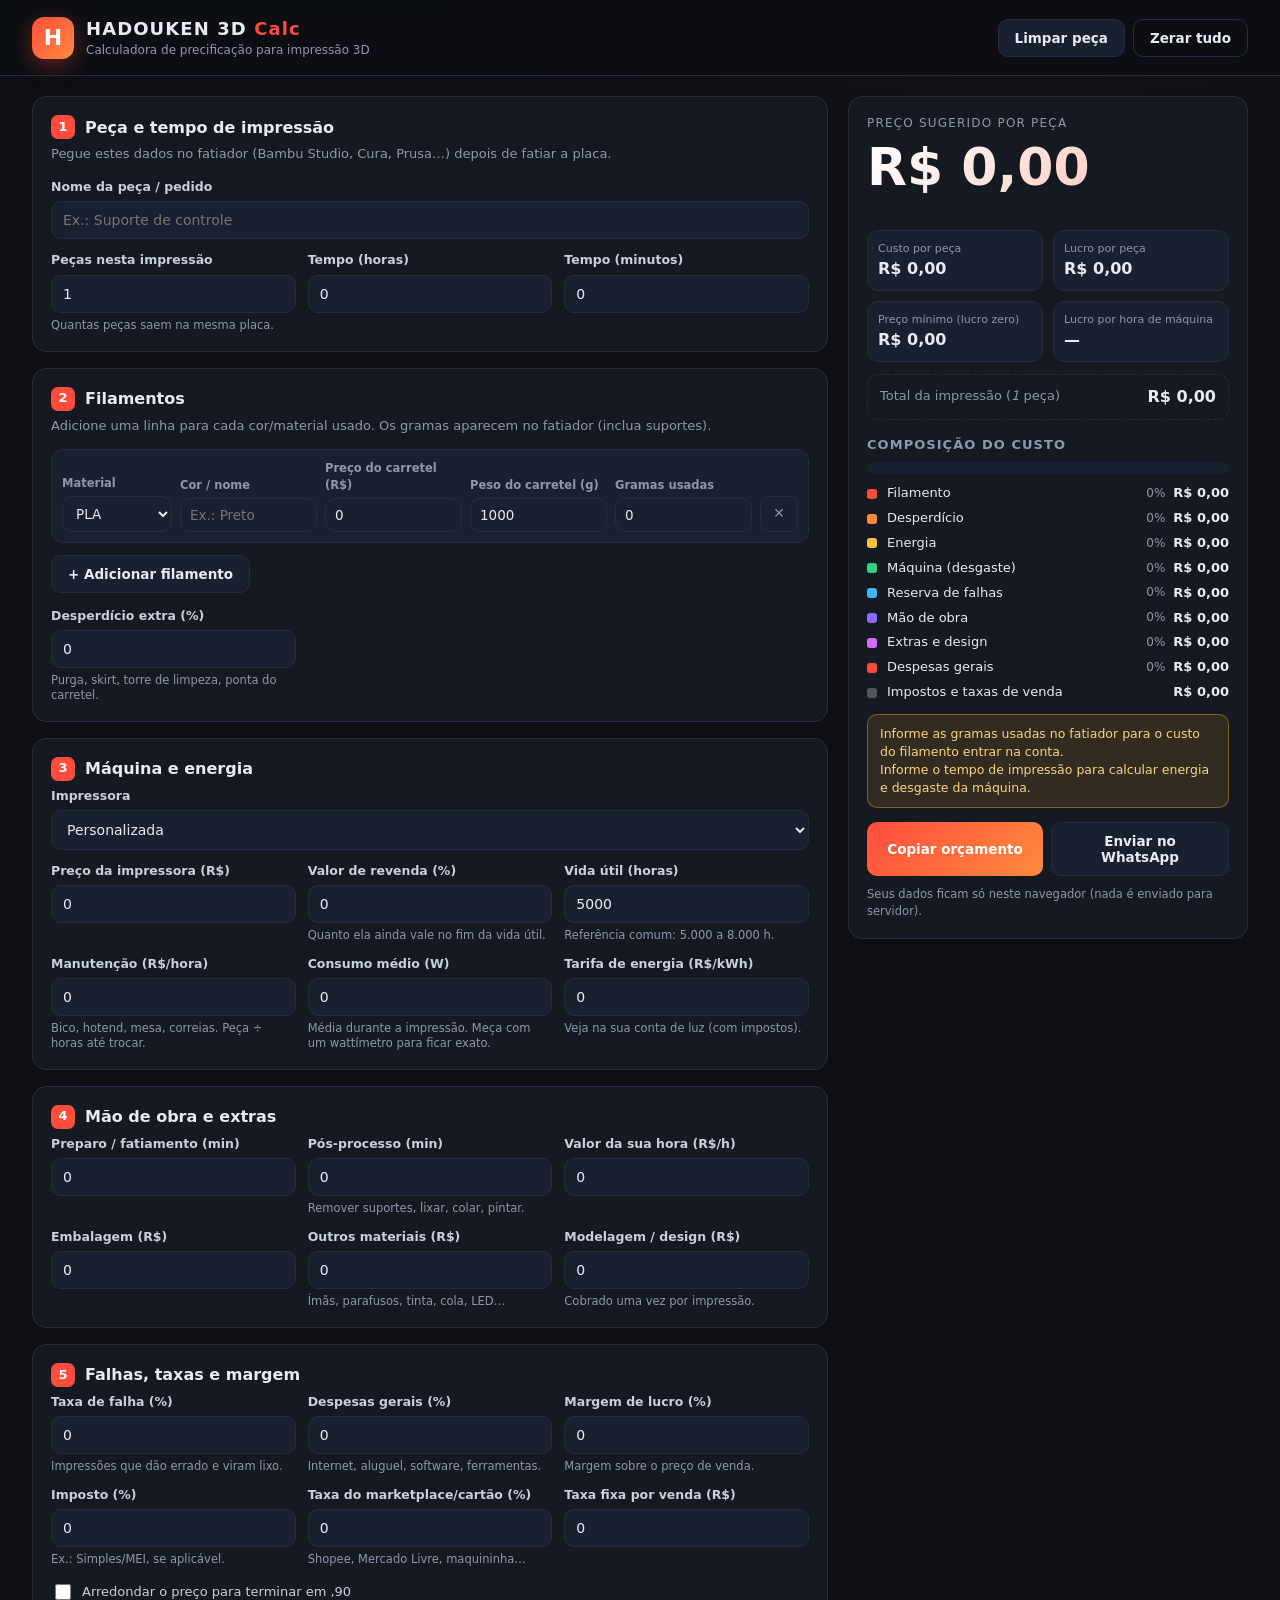
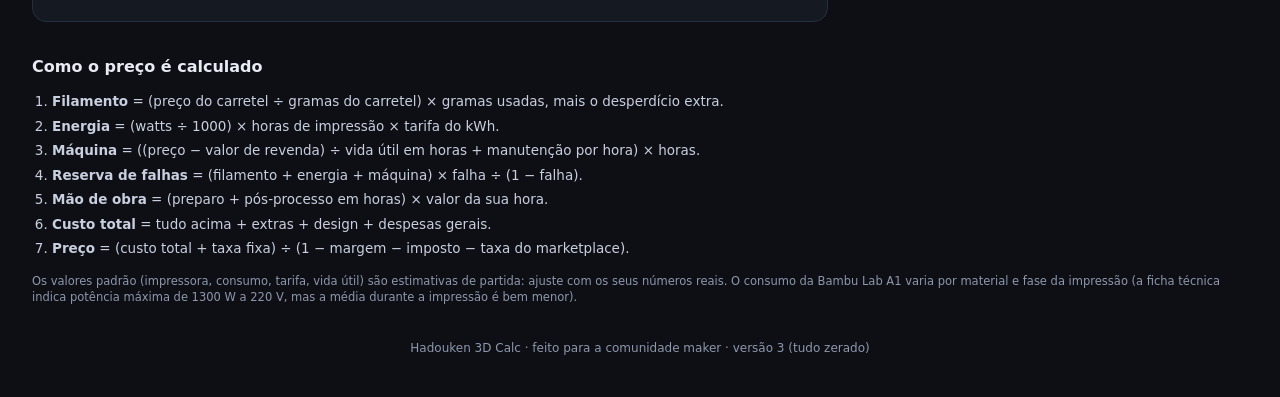
<file: index.html>
<!DOCTYPE html>
<html lang="pt-BR">
<head>
  <meta charset="UTF-8">
  <meta name="viewport" content="width=device-width, initial-scale=1">
  <title>Hadouken 3D Calc — Calculadora de preço para impressão 3D</title>
  <meta name="description" content="Calculadora gratuita para precificar peças de impressão 3D: filamento, energia, máquina, falhas, mão de obra, taxas e margem.">
  <meta name="theme-color" content="#0d0f14">
  <style>
:root{
  --bg:#0d0f14; --panel:#151922; --panel2:#1b2030; --line:#262d40;
  --text:#e8ebf3; --muted:#8e97ad; --accent:#ff4d3d; --accent2:#ff8a3d; --ok:#35d07f; --warn:#ffb020;
  --radius:14px;
}
*{box-sizing:border-box}
html{scroll-behavior:smooth}
body{margin:0;background:radial-gradient(1200px 600px at 80% -10%,#2a1416 0%,transparent 60%),var(--bg);
  color:var(--text);font-family:Inter,system-ui,-apple-system,Segoe UI,Roboto,sans-serif;line-height:1.45}
.topbar{display:flex;justify-content:space-between;align-items:center;gap:12px;padding:16px clamp(14px,4vw,32px);
  border-bottom:1px solid var(--line);position:sticky;top:0;background:rgba(13,15,20,.92);backdrop-filter:blur(8px);z-index:20}
.brand{display:flex;align-items:center;gap:12px}
.logo{width:42px;height:42px;border-radius:12px;display:grid;place-items:center;font-weight:900;font-size:22px;
  background:linear-gradient(135deg,var(--accent),var(--accent2));color:#fff;box-shadow:0 6px 20px rgba(255,77,61,.35)}
.brand h1{margin:0;font-size:18px;letter-spacing:.06em}
.brand h1 span{color:var(--accent)}
.brand p{margin:0;color:var(--muted);font-size:12px}
.top-actions{display:flex;gap:8px;flex-wrap:wrap;justify-content:flex-end}

.layout{display:grid;grid-template-columns:minmax(0,1fr) 400px;gap:20px;padding:20px clamp(14px,4vw,32px);max-width:1280px;margin:0 auto}
.inputs{display:flex;flex-direction:column;gap:16px}
.card{background:var(--panel);border:1px solid var(--line);border-radius:var(--radius);padding:18px}
.card h2{margin:0 0 6px;font-size:16px;display:flex;align-items:center;gap:10px}
.card h2 i{font-style:normal;width:24px;height:24px;border-radius:7px;background:var(--accent);color:#fff;display:grid;place-items:center;font-size:13px;font-weight:700}
.hint{margin:0 0 14px;color:var(--muted);font-size:13px}
.grid{display:grid;gap:12px}
.g3{grid-template-columns:repeat(3,minmax(0,1fr))}
.wide{grid-column:1/-1}
.mt{margin-top:14px}
.f{display:flex;flex-direction:column;gap:5px;font-size:12.5px;font-weight:600;color:#c9cfdf}
.f small{font-weight:400;color:var(--muted);font-size:11.5px;line-height:1.3}
input[type=text],input[type=number],select{width:100%;background:var(--panel2);border:1px solid var(--line);color:var(--text);
  border-radius:10px;padding:10px 11px;font-size:14px;font-family:inherit;outline:none;transition:border .15s,box-shadow .15s}
input:focus,select:focus{border-color:var(--accent);box-shadow:0 0 0 3px rgba(255,77,61,.18)}
.check{display:flex;gap:8px;align-items:center;margin-top:14px;font-size:13px;color:#c9cfdf;cursor:pointer}
.check input{accent-color:var(--accent);width:16px;height:16px}

.fil-list{display:flex;flex-direction:column;gap:10px;margin-bottom:12px}
.fil{display:grid;grid-template-columns:110px 1fr 1fr 1fr 1fr 38px;gap:8px;align-items:end;background:var(--panel2);
  border:1px solid var(--line);border-radius:12px;padding:10px}
.fil label{display:flex;flex-direction:column;gap:4px;font-size:11.5px;color:var(--muted);font-weight:600}
.fil input,.fil select{padding:8px 9px;font-size:13.5px}
.fil .rm{height:36px;border-radius:9px;border:1px solid var(--line);background:transparent;color:var(--muted);cursor:pointer;font-size:18px}
.fil .rm:hover{color:#fff;border-color:var(--accent);background:rgba(255,77,61,.15)}

.btn{background:var(--panel2);color:var(--text);border:1px solid var(--line);padding:10px 16px;border-radius:10px;cursor:pointer;
  font-weight:600;font-size:13.5px;font-family:inherit;transition:transform .08s,border .15s,background .15s}
.btn:hover{border-color:var(--accent)}
.btn:active{transform:scale(.97)}
.btn.primary{background:linear-gradient(135deg,var(--accent),var(--accent2));border:none;color:#fff}
.btn.ghost{background:transparent}

.sticky{position:sticky;top:84px}
.eyebrow{margin:0;color:var(--muted);font-size:12px;text-transform:uppercase;letter-spacing:.1em}
.price{font-size:clamp(38px,6vw,52px);font-weight:800;line-height:1.1;margin:6px 0 2px;
  background:linear-gradient(135deg,#fff,#ffb7a8);-webkit-background-clip:text;background-clip:text;color:transparent}
.sub{margin:0 0 14px;color:var(--muted);font-size:13px;min-height:18px}
.kpis{display:grid;grid-template-columns:1fr 1fr;gap:10px;margin-bottom:12px}
.kpis div{background:var(--panel2);border:1px solid var(--line);border-radius:11px;padding:10px}
.kpis span{display:block;font-size:11px;color:var(--muted)}
.kpis b{font-size:16px}
.totalline{display:flex;justify-content:space-between;align-items:center;padding:10px 12px;border:1px dashed var(--line);border-radius:11px;font-size:13px;color:var(--muted)}
.totalline b{color:var(--text);font-size:16px}
.result h3{margin:16px 0 8px;font-size:13px;color:var(--muted);text-transform:uppercase;letter-spacing:.08em}
.stack{display:flex;height:12px;border-radius:99px;overflow:hidden;background:var(--panel2);margin-bottom:10px}
.stack span{display:block;height:100%;transition:width .25s}
.breakdown{list-style:none;margin:0;padding:0;display:flex;flex-direction:column;gap:6px}
.breakdown li{display:grid;grid-template-columns:12px 1fr auto auto;gap:8px;align-items:center;font-size:13px}
.breakdown .dot{width:10px;height:10px;border-radius:3px}
.breakdown .pct{color:var(--muted);font-size:12px;min-width:38px;text-align:right}
.warn{margin-top:12px;padding:10px 12px;border-radius:10px;background:rgba(255,176,32,.12);border:1px solid rgba(255,176,32,.4);color:#ffd27d;font-size:12.5px}
.actions{display:flex;gap:8px;margin-top:14px;flex-wrap:wrap}
.actions .btn{flex:1;min-width:130px}
.tiny{color:var(--muted);font-size:11.5px;margin:10px 0 0}

.how{max-width:1280px;margin:10px auto 0;padding:0 clamp(14px,4vw,32px) 10px}
.how h2{font-size:16px}
.how ol{color:#c9cfdf;font-size:13.5px;padding-left:20px;display:flex;flex-direction:column;gap:5px}
.foot{text-align:center;color:var(--muted);font-size:12px;padding:24px 14px 40px}
.toast{position:fixed;left:50%;bottom:24px;transform:translate(-50%,30px);background:var(--ok);color:#06160e;padding:10px 18px;
  border-radius:99px;font-weight:700;font-size:13px;opacity:0;pointer-events:none;transition:.25s;z-index:50}
.toast.show{opacity:1;transform:translate(-50%,0)}

@media (max-width:980px){
  .layout{grid-template-columns:1fr}
  .sticky{position:static}
  .result{order:-1}
}
@media (max-width:640px){
  .g3{grid-template-columns:1fr 1fr}
  .fil{grid-template-columns:1fr 1fr}
  .fil .rm{grid-column:1/-1;width:100%;height:34px}
  .topbar .brand p{display:none}
}

</style>
</head>
<body>
  <header class="topbar">
    <div class="brand">
      <span class="logo">H</span>
      <div>
        <h1>HADOUKEN 3D <span>Calc</span></h1>
        <p>Calculadora de precificação para impressão 3D</p>
      </div>
    </div>
    <div class="top-actions">
      <button class="btn" id="btnClear" type="button">Limpar peça</button>
      <button class="btn ghost" id="btnReset" type="button">Zerar tudo</button>
    </div>
  </header>

  <main class="layout">
    <section class="inputs">

      <!-- PEÇA -->
      <article class="card">
        <h2><i>1</i> Peça e tempo de impressão</h2>
        <p class="hint">Pegue estes dados no fatiador (Bambu Studio, Cura, Prusa…) depois de fatiar a placa.</p>
        <div class="grid g3">
          <label class="f wide">Nome da peça / pedido
            <input id="pieceName" type="text" placeholder="Ex.: Suporte de controle">
          </label>
          <label class="f">Peças nesta impressão
            <input id="qtyPlate" type="number" min="1" step="1" value="1">
            <small>Quantas peças saem na mesma placa.</small>
          </label>
          <label class="f">Tempo (horas)
            <input id="timeH" type="number" min="0" step="1" value="2">
          </label>
          <label class="f">Tempo (minutos)
            <input id="timeM" type="number" min="0" max="59" step="1" value="30">
          </label>
        </div>
      </article>

      <!-- FILAMENTO -->
      <article class="card">
        <h2><i>2</i> Filamentos</h2>
        <p class="hint">Adicione uma linha para cada cor/material usado. Os gramas aparecem no fatiador (inclua suportes).</p>
        <div id="filaments" class="fil-list"></div>
        <button class="btn" id="addFil" type="button">+ Adicionar filamento</button>
        <div class="grid g3 mt">
          <label class="f">Desperdício extra (%)
            <input id="waste" type="number" min="0" step="0.5" value="5">
            <small>Purga, skirt, torre de limpeza, ponta do carretel.</small>
          </label>
        </div>
      </article>

      <!-- MÁQUINA -->
      <article class="card">
        <h2><i>3</i> Máquina e energia</h2>
        <div class="grid g3">
          <label class="f wide">Impressora
            <select id="printerPreset">
              <option value="custom">Personalizada</option>
              <option value="a1">Bambu Lab A1 (256×256×256 mm)</option>
              <option value="a1mini">Bambu Lab A1 mini (180×180×180 mm)</option>
            </select>
          </label>
          <label class="f">Preço da impressora (R$)
            <input id="printerPrice" type="number" min="0" step="any" value="3500">
          </label>
          <label class="f">Valor de revenda (%)
            <input id="residualPct" type="number" min="0" max="100" step="1" value="20">
            <small>Quanto ela ainda vale no fim da vida útil.</small>
          </label>
          <label class="f">Vida útil (horas)
            <input id="lifeH" type="number" min="1" step="100" value="5000">
            <small>Referência comum: 5.000 a 8.000 h.</small>
          </label>
          <label class="f">Manutenção (R$/hora)
            <input id="maintH" type="number" min="0" step="any" value="0.5">
            <small>Bico, hotend, mesa, correias. Peça ÷ horas até trocar.</small>
          </label>
          <label class="f">Consumo médio (W)
            <input id="watts" type="number" min="0" step="1" value="120">
            <small>Média durante a impressão. Meça com um wattímetro para ficar exato.</small>
          </label>
          <label class="f">Tarifa de energia (R$/kWh)
            <input id="tarifa" type="number" min="0" step="any" value="0.95">
            <small>Veja na sua conta de luz (com impostos).</small>
          </label>
        </div>
      </article>

      <!-- TRABALHO -->
      <article class="card">
        <h2><i>4</i> Mão de obra e extras</h2>
        <div class="grid g3">
          <label class="f">Preparo / fatiamento (min)
            <input id="prepMin" type="number" min="0" step="1" value="10">
          </label>
          <label class="f">Pós-processo (min)
            <input id="postMin" type="number" min="0" step="1" value="10">
            <small>Remover suportes, lixar, colar, pintar.</small>
          </label>
          <label class="f">Valor da sua hora (R$/h)
            <input id="laborRate" type="number" min="0" step="any" value="25">
          </label>
          <label class="f">Embalagem (R$)
            <input id="packaging" type="number" min="0" step="any" value="1.5">
          </label>
          <label class="f">Outros materiais (R$)
            <input id="extras" type="number" min="0" step="any" value="0">
            <small>Ímãs, parafusos, tinta, cola, LED…</small>
          </label>
          <label class="f">Modelagem / design (R$)
            <input id="design" type="number" min="0" step="any" value="0">
            <small>Cobrado uma vez por impressão.</small>
          </label>
        </div>
      </article>

      <!-- RISCO E PREÇO -->
      <article class="card">
        <h2><i>5</i> Falhas, taxas e margem</h2>
        <div class="grid g3">
          <label class="f">Taxa de falha (%)
            <input id="failPct" type="number" min="0" max="90" step="0.5" value="8">
            <small>Impressões que dão errado e viram lixo.</small>
          </label>
          <label class="f">Despesas gerais (%)
            <input id="overheadPct" type="number" min="0" step="0.5" value="5">
            <small>Internet, aluguel, software, ferramentas.</small>
          </label>
          <label class="f">Margem de lucro (%)
            <input id="marginPct" type="number" min="0" max="95" step="1" value="40">
            <small>Margem sobre o preço de venda.</small>
          </label>
          <label class="f">Imposto (%)
            <input id="taxPct" type="number" min="0" step="0.1" value="0">
            <small>Ex.: Simples/MEI, se aplicável.</small>
          </label>
          <label class="f">Taxa do marketplace/cartão (%)
            <input id="mktPct" type="number" min="0" step="0.1" value="0">
            <small>Shopee, Mercado Livre, maquininha…</small>
          </label>
          <label class="f">Taxa fixa por venda (R$)
            <input id="fixedFee" type="number" min="0" step="any" value="0">
          </label>
        </div>
        <label class="check"><input type="checkbox" id="roundNice"> Arredondar o preço para terminar em ,90</label>
      </article>
    </section>

    <!-- RESULTADO -->
    <aside class="result">
      <div class="card sticky">
        <p class="eyebrow">Preço sugerido por peça</p>
        <div class="price" id="outUnitPrice">R$ 0,00</div>
        <p class="sub" id="outPieceName"></p>

        <div class="kpis">
          <div><span>Custo por peça</span><b id="outUnitCost">—</b></div>
          <div><span>Lucro por peça</span><b id="outUnitProfit">—</b></div>
          <div><span>Preço mínimo (lucro zero)</span><b id="outUnitMin">—</b></div>
          <div><span>Lucro por hora de máquina</span><b id="outProfitHour">—</b></div>
        </div>

        <div class="totalline"><span>Total da impressão (<em id="outQty">1</em> peça)</span><b id="outTotalPrice">—</b></div>

        <h3>Composição do custo</h3>
        <div class="stack" id="stackBar"></div>
        <ul class="breakdown" id="breakdown"></ul>

        <div class="warn" id="warn" hidden></div>

        <div class="actions">
          <button class="btn primary" id="btnCopy" type="button">Copiar orçamento</button>
          <button class="btn" id="btnWhats" type="button">Enviar no WhatsApp</button>
        </div>
        <p class="tiny">Seus dados ficam só neste navegador (nada é enviado para servidor).</p>
      </div>
    </aside>
  </main>

  <section class="how">
    <h2>Como o preço é calculado</h2>
    <ol>
      <li><b>Filamento</b> = (preço do carretel ÷ gramas do carretel) × gramas usadas, mais o desperdício extra.</li>
      <li><b>Energia</b> = (watts ÷ 1000) × horas de impressão × tarifa do kWh.</li>
      <li><b>Máquina</b> = ((preço − valor de revenda) ÷ vida útil em horas + manutenção por hora) × horas.</li>
      <li><b>Reserva de falhas</b> = (filamento + energia + máquina) × falha ÷ (1 − falha).</li>
      <li><b>Mão de obra</b> = (preparo + pós-processo em horas) × valor da sua hora.</li>
      <li><b>Custo total</b> = tudo acima + extras + design + despesas gerais.</li>
      <li><b>Preço</b> = (custo total + taxa fixa) ÷ (1 − margem − imposto − taxa do marketplace).</li>
    </ol>
    <p class="tiny">Os valores padrão (impressora, consumo, tarifa, vida útil) são estimativas de partida: ajuste com os seus números reais. O consumo da Bambu Lab A1 varia por material e fase da impressão (a ficha técnica indica potência máxima de 1300 W a 220 V, mas a média durante a impressão é bem menor).</p>
  </section>

  <footer class="foot">Hadouken 3D Calc · feito para a comunidade maker · versão 3 (tudo zerado)</footer>
  <div class="toast" id="toast" role="status"></div>
  <script>
(function () {
  'use strict';

  var STORE = 'hadouken3dcalc.v2';

  var FIELDS = ['pieceName','qtyPlate','timeH','timeM','waste','printerPreset','printerPrice','residualPct','lifeH','maintH',
    'watts','tarifa','prepMin','postMin','laborRate','packaging','extras','design','failPct','overheadPct','marginPct',
    'taxPct','mktPct','fixedFee'];

  var DEFAULTS = {
    pieceName:'', qtyPlate:1, timeH:0, timeM:0, waste:0, printerPreset:'custom', printerPrice:0, residualPct:0, lifeH:5000,
    maintH:0, watts:0, tarifa:0, prepMin:0, postMin:0, laborRate:0, packaging:0, extras:0, design:0,
    failPct:0, overheadPct:0, marginPct:0, taxPct:0, mktPct:0, fixedFee:0
  };

  var PRINTERS = {
    a1:     { printerPrice:3500, watts:120, lifeH:5000, residualPct:20, maintH:0.5 },
    a1mini: { printerPrice:2300, watts:60,  lifeH:5000, residualPct:20, maintH:0.4 }
  };

  var MATERIALS = {
    PLA:  { price: 0, spool: 1000 },
    PETG: { price: 0, spool: 1000 },
    ABS:  { price: 0, spool: 1000 },
    TPU:  { price: 0, spool: 1000 },
    Outro:{ price: 0, spool: 1000 }
  };

  var COLORS = ['#ff4d3d','#ff8a3d','#ffc23d','#35d07f','#3db8ff','#8a6bff','#d96bff'];

  var $ = function (id) { return document.getElementById(id); };
  var fils = [];
  var last = null;

  function num(id) {
    var v = parseFloat(String($(id).value).replace(',', '.'));
    return isFinite(v) && v >= 0 ? v : 0;
  }
  function toN(v) {
    var n = parseFloat(String(v).replace(',', '.'));
    return isFinite(n) && n >= 0 ? n : 0;
  }
  var brl = new Intl.NumberFormat('pt-BR', { style: 'currency', currency: 'BRL' });
  function money(v) { return brl.format(isFinite(v) ? v : 0); }

  function toast(msg) {
    var t = $('toast');
    t.textContent = msg;
    t.classList.add('show');
    clearTimeout(toast.h);
    toast.h = setTimeout(function () { t.classList.remove('show'); }, 1800);
  }

  /* ---------- filamentos ---------- */
  function newFil(type) {
    var m = MATERIALS[type || 'PLA'];
    return { type: type || 'PLA', name: '', price: m.price, spool: m.spool, used: 0 };
  }

  function renderFils() {
    var box = $('filaments');
    box.innerHTML = '';
    fils.forEach(function (f, i) {
      var row = document.createElement('div');
      row.className = 'fil';
      var opts = Object.keys(MATERIALS).map(function (k) {
        return '<option' + (k === f.type ? ' selected' : '') + '>' + k + '</option>';
      }).join('');
      row.innerHTML =
        '<label>Material<select data-i="' + i + '" data-k="type">' + opts + '</select></label>' +
        '<label>Cor / nome<input type="text" data-i="' + i + '" data-k="name" value="' + escapeAttr(f.name) + '" placeholder="Ex.: Preto"></label>' +
        '<label>Preço do carretel (R$)<input type="number" min="0" step="any" data-i="' + i + '" data-k="price" value="' + f.price + '"></label>' +
        '<label>Peso do carretel (g)<input type="number" min="1" step="any" data-i="' + i + '" data-k="spool" value="' + f.spool + '"></label>' +
        '<label>Gramas usadas<input type="number" min="0" step="any" data-i="' + i + '" data-k="used" value="' + f.used + '"></label>' +
        '<button class="rm" type="button" data-rm="' + i + '" title="Remover" aria-label="Remover filamento">×</button>';
      box.appendChild(row);
    });
  }
  function escapeAttr(s) {
    return String(s).replace(/&/g, '&amp;').replace(/"/g, '&quot;').replace(/</g, '&lt;');
  }

  $('filaments').addEventListener('input', onFilChange);
  $('filaments').addEventListener('change', onFilChange);
  function onFilChange(e) {
    var t = e.target;
    if (t.dataset.i === undefined) return;
    var f = fils[+t.dataset.i], k = t.dataset.k;
    if (!f) return;
    if (k === 'type') {
      if (e.type !== 'change') return;
      f.type = t.value;
      f.price = MATERIALS[f.type].price;
      f.spool = MATERIALS[f.type].spool;
      renderFils();
    } else if (k === 'name') {
      f.name = t.value;
    } else {
      f[k] = toN(t.value);
    }
    calc();
  }
  $('filaments').addEventListener('click', function (e) {
    var rm = e.target.closest('[data-rm]');
    if (!rm) return;
    if (fils.length <= 1) { toast('Mantenha pelo menos 1 filamento'); return; }
    fils.splice(+rm.dataset.rm, 1);
    renderFils();
    calc();
  });
  $('addFil').addEventListener('click', function () {
    fils.push(newFil('PLA'));
    renderFils();
    calc();
  });

  /* ---------- cálculo ---------- */
  function calc() {
    var qty = Math.max(1, Math.floor(num('qtyPlate')) || 1);
    var hours = num('timeH') + num('timeM') / 60;

    var filCost = 0, grams = 0;
    fils.forEach(function (f) {
      var spool = f.spool > 0 ? f.spool : 1000;
      filCost += (f.price / spool) * f.used;
      grams += f.used;
    });
    var wasteCost = filCost * (num('waste') / 100);
    var filTotal = filCost + wasteCost;

    var energy = (num('watts') / 1000) * hours * num('tarifa');

    var life = Math.max(1, num('lifeH'));
    var price = num('printerPrice');
    var deprH = (price - price * (Math.min(100, num('residualPct')) / 100)) / life;
    var machine = (deprH + num('maintH')) * hours;

    var repeat = filTotal + energy + machine;
    var f = Math.min(0.9, num('failPct') / 100);
    var failure = repeat * f / (1 - f);

    var labor = ((num('prepMin') + num('postMin')) / 60) * num('laborRate');
    var extras = num('packaging') + num('extras') + num('design');

    var subtotal = repeat + failure + labor + extras;
    var overhead = subtotal * (num('overheadPct') / 100);
    var cost = subtotal + overhead;

    var margin = num('marginPct') / 100, tax = num('taxPct') / 100, mkt = num('mktPct') / 100;
    var fixed = num('fixedFee');
    var divisor = 1 - margin - tax - mkt;
    var invalid = divisor <= 0.03;
    if (invalid) divisor = 0.03;

    var total = (cost + fixed) / divisor;
    var unit = total / qty;
    if ($('roundNice').checked) {
      var up = Math.ceil(unit + 0.0001);
      unit = up - 0.10;
      if (unit < total / qty) unit = up + 0.90;
      total = unit * qty;
    }
    var unitCost = cost / qty;
    var feesTax = total * (tax + mkt) + fixed;
    var profit = total - cost - feesTax;
    var breakEven = ((cost + fixed) / Math.max(0.03, 1 - tax - mkt)) / qty;

    var parts = [
      { label: 'Filamento', v: filCost },
      { label: 'Desperdício', v: wasteCost },
      { label: 'Energia', v: energy },
      { label: 'Máquina (desgaste)', v: machine },
      { label: 'Reserva de falhas', v: failure },
      { label: 'Mão de obra', v: labor },
      { label: 'Extras e design', v: extras },
      { label: 'Despesas gerais', v: overhead }
    ];

    last = { qty: qty, hours: hours, grams: grams, unit: unit, total: total, cost: cost, profit: profit, parts: parts,
      name: $('pieceName').value.trim() };

    $('outUnitPrice').textContent = money(unit);
    $('outPieceName').textContent = last.name ? last.name : '';
    $('outUnitCost').textContent = money(unitCost);
    $('outUnitProfit').textContent = money(profit / qty);
    $('outUnitMin').textContent = money(breakEven);
    $('outProfitHour').textContent = hours > 0 ? money(profit / hours) : '—';
    $('outTotalPrice').textContent = money(total);
    $('outQty').textContent = qty;

    var sum = parts.reduce(function (a, p) { return a + p.v; }, 0) || 1;
    $('stackBar').innerHTML = parts.map(function (p, i) {
      return '<span style="width:' + (p.v / sum * 100).toFixed(2) + '%;background:' + COLORS[i % COLORS.length] + '" title="' + p.label + '"></span>';
    }).join('');
    $('breakdown').innerHTML = parts.map(function (p, i) {
      return '<li><span class="dot" style="background:' + COLORS[i % COLORS.length] + '"></span><span>' + p.label +
        '</span><span class="pct">' + (p.v / sum * 100).toFixed(0) + '%</span><b>' + money(p.v) + '</b></li>';
    }).join('') +
      '<li><span class="dot" style="background:#555"></span><span>Impostos e taxas de venda</span><span class="pct"></span><b>' + money(feesTax) + '</b></li>';

    var w = [];
    if (invalid) w.push('Margem + imposto + taxa somam 97% ou mais: o preço ficou irreal. Reduza algum desses valores.');
    if (grams === 0) w.push('Informe as gramas usadas no fatiador para o custo do filamento entrar na conta.');
    if (hours === 0) w.push('Informe o tempo de impressão para calcular energia e desgaste da máquina.');
    $('warn').hidden = w.length === 0;
    $('warn').innerHTML = w.join('<br>');

    save();
  }

  /* ---------- salvar / carregar ---------- */
  function save() {
    try {
      var data = { v: {}, fils: fils, round: $('roundNice').checked };
      FIELDS.forEach(function (id) { data.v[id] = $(id).value; });
      localStorage.setItem(STORE, JSON.stringify(data));
    } catch (e) { /* navegador sem localStorage: segue sem salvar */ }
  }
  function load() {
    var data = null;
    try { data = JSON.parse(localStorage.getItem(STORE)); } catch (e) {}
    FIELDS.forEach(function (id) {
      $(id).value = data && data.v && data.v[id] !== undefined ? data.v[id] : DEFAULTS[id];
    });
    $('roundNice').checked = !!(data && data.round);
    fils = data && Array.isArray(data.fils) && data.fils.length ? data.fils : [newFil('PLA')];
  }
  function reset() {
    if (!confirm('Zerar TODOS os campos (inclui máquina, tarifa, margem e filamentos)?')) return;
    try { localStorage.removeItem(STORE); } catch (e) {}
    load();
    renderFils();
    calc();
    toast('Tudo zerado');
  }

  /* ---------- eventos ---------- */
  FIELDS.forEach(function (id) {
    $(id).addEventListener('input', calc);
  });
  $('roundNice').addEventListener('change', calc);
  $('btnReset').addEventListener('click', reset);

  function clearPiece() {
    $('pieceName').value = '';
    $('qtyPlate').value = 1;
    $('timeH').value = 0;
    $('timeM').value = 0;
    $('prepMin').value = 0;
    $('postMin').value = 0;
    $('extras').value = 0;
    $('design').value = 0;
    fils.forEach(function (f) { f.used = 0; f.name = ''; });
    renderFils();
    calc();
    toast('Peça limpa');
  }
  $('btnClear').addEventListener('click', clearPiece);

  $('printerPreset').addEventListener('change', function () {
    var p = PRINTERS[this.value];
    if (!p) return;
    Object.keys(p).forEach(function (k) { $(k).value = p[k]; });
    calc();
  });
  ['printerPrice', 'watts', 'lifeH', 'residualPct', 'maintH'].forEach(function (id) {
    $(id).addEventListener('input', function () { $('printerPreset').value = 'custom'; });
  });

  function quoteText() {
    if (!last) return '';
    var h = Math.floor(last.hours), m = Math.round((last.hours - h) * 60);
    var lines = [];
    lines.push('*Orçamento — Hadouken 3D*');
    if (last.name) lines.push('Peça: ' + last.name);
    lines.push('Quantidade: ' + last.qty);
    lines.push('Tempo de impressão (placa): ' + h + 'h' + (m ? String(m).padStart(2, '0') : ''));
    lines.push('Valor por peça: ' + money(last.unit));
    if (last.qty > 1) lines.push('Valor total: ' + money(last.total));
    return lines.join('\n');
  }
  $('btnCopy').addEventListener('click', function () {
    var t = quoteText();
    if (navigator.clipboard && navigator.clipboard.writeText) {
      navigator.clipboard.writeText(t).then(function () { toast('Orçamento copiado!'); }, fallbackCopy.bind(null, t));
    } else fallbackCopy(t);
  });
  function fallbackCopy(t) {
    var ta = document.createElement('textarea');
    ta.value = t; document.body.appendChild(ta); ta.select();
    try { document.execCommand('copy'); toast('Orçamento copiado!'); } catch (e) { toast('Não foi possível copiar'); }
    document.body.removeChild(ta);
  }
  $('btnWhats').addEventListener('click', function () {
    window.open('https://wa.me/?text=' + encodeURIComponent(quoteText()), '_blank', 'noopener');
  });

  load();
  renderFils();
  calc();
})();

</script>
</body>
</html>
</file>
